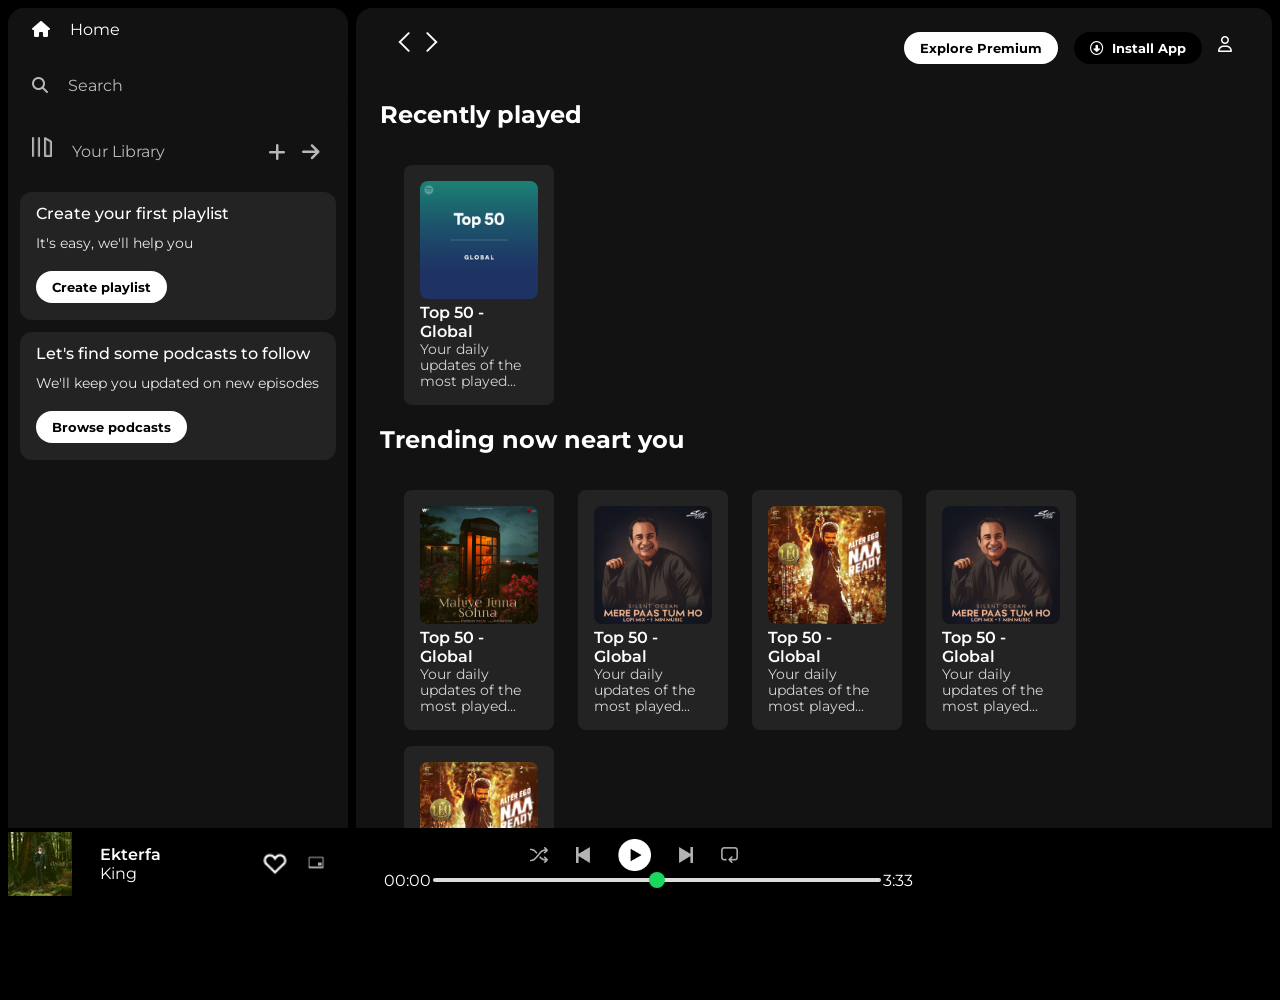
<file: Spotify-clone/index.html>
<!DOCTYPE html>
<html lang="en">
<head>
    <meta charset="UTF-8">
    <meta name="viewport" content="width=device-width, initial-scale=1.0">
    <link rel="stylesheet" href="https://cdnjs.cloudflare.com/ajax/libs/font-awesome/6.7.2/css/all.min.css">
    <link rel="icon" href="./assets/logo.png">
    <title>Spotify - Web Player: Music for everyone</title>
    <link rel="stylesheet" href="style.css">
    <link rel="preconnect" href="https://fonts.googleapis.com">
    <link rel="preconnect" href="https://fonts.gstatic.com" crossorigin>
    <link href="https://fonts.googleapis.com/css2?family=Montserrat&display=swap" rel="stylesheet">
</head>
<body>
    <div class="main">
        <div class="sidebar">
            <div class="nav">
                <div class="nav-option" style="opacity: 1;">
                    <i class="fa-solid fa-house"></i>
                    <a href="#">Home</a>
                </div>
                <div class="nav-option">
                    <i class="fa-solid fa-magnifying-glass"></i>
                    <a href="#">Search</a>
                </div>
            </div>
            <div class="library">
                <div class="options"> 
                    <div class="lib-option nav-option">
                        <img src="./assets/library_icon.png" alt="library_icon">
                        <a href="#">Your Library</a>
                    </div>
                    <div class="icons">
                        <i class="fa-solid fa-plus"></i>
                        <i class="fa-solid fa-arrow-right"></i>
                    </div>
                </div>
                <div class="lib-box">
                    <div class="box">
                        <p class="box-p1">Create your first playlist</p>
                        <p class="box-p2">It's easy, we'll help you</p>
                        <button class="badge">Create playlist</button>
                    </div>
                    <div class="box">
                        <p class="box-p1">Let's find some podcasts to follow</p>
                        <p class="box-p2">We'll keep you updated on new episodes</p>
                        <button class="badge">Browse podcasts</button>
                    </div>
                </div>
            </div>
        </div>
        <div class="maincontent">
            <div class="sticky-nav">
                <div class="sticky-nav-icons">
                    <img src="./assets/backward_icon.png">
                    <img src="./assets/forward_icon.png" class="hide">
                </div>
                <div class="stcky-nav-options">
                <button class="badge nav-item hide">Explore Premium</button>
                <button class="badge nav-item dark-badge"><i class="fa-regular fa-circle-down" style="margin-right: 5px;"></i> Install App</button>
                <i class="fa-regular fa-user nav-item"></i>
                </div>

            </div> 

            <h2>Recently played</h2>
            <div class="cards-container">
                <div class="card">
                    <img src="./assets/card1img.jpeg" class="card-img">
                    <p class="card-title">Top 50 - Global</p>
                    <p class="card-info">Your daily updates of the most played...</p>
                </div>
            </div>

            <h2>Trending now neart you</h2>
            <div class="cards-container">
                <div class="card">
                    <img src="./assets/card2img.jpeg" class="card-img">
                    <p class="card-title">Top 50 - Global</p>
                    <p class="card-info">Your daily updates of the most played...</p>
                </div>
                <div class="card">
                    <img src="./assets/card3img.jpeg" class="card-img">
                    <p class="card-title">Top 50 - Global</p>
                    <p class="card-info">Your daily updates of the most played...</p>
                </div>
                <div class="card">
                    <img src="./assets/card4img.jpeg" class="card-img">
                    <p class="card-title">Top 50 - Global</p>
                    <p class="card-info">Your daily updates of the most played...</p>
                </div>
                <div class="card">
                    <img src="./assets/card3img.jpeg" class="card-img">
                    <p class="card-title">Top 50 - Global</p>
                    <p class="card-info">Your daily updates of the most played...</p>
                </div>
                <div class="card">
                    <img src="./assets/card4img.jpeg" class="card-img">
                    <p class="card-title">Top 50 - Global</p>
                    <p class="card-info">Your daily updates of the most played...</p>
                </div> 

            </div>

            <h2>Featured charts</h2>
            <div class="cards-container">
                <div class="card">
                    <img src="./assets/card5img.jpeg" class="card-img">
                    <p class="card-title">Top 50 - Global</p>
                    <p class="card-info">Your daily updates of the most played...</p>
                </div>
                <div class="card">
                    <img src="./assets/card6img.jpeg" class="card-img">
                    <p class="card-title">Top 50 - Global</p>
                    <p class="card-info">Your daily updates of the most played...</p>
                </div>
                <div class="card">
                    <img src="./assets/card1img.jpeg" class="card-img">
                    <p class="card-title">Top 50 - Global</p>
                    <p class="card-info">Your daily updates of the most played...</p>
                </div>
            
            </div>
            
            <div class="footer">
                <div class="line">
                </div>
            </div>
        
        </div>
        <div class="music-player">
            <div class="album">
                <img src="./assets/album_picture.jpeg">
                <div class="album-text">
                    <p style="font-weight: 600;">Ekterfa</p>
                    <p>King</p>
                </div>
                <div class="album-controls">
                    <img src="./assets/album_icon1.png" class="album-control-icon">
                    <img src="./assets/album_icon2.png" class="album-control-icon">
                </div>
            </div>
            <div class="player">
                <div class="player-controls">
                    <img src="./assets/player_icon1.png" class="player-control-icon">
                    <img src="./assets/player_icon2.png" class="player-control-icon">
                    <img src="./assets/player_icon3.png" class="player-control-icon" style="opacity: 1; height: 2rem;">
                    <img src="./assets/player_icon4.png" class="player-control-icon">
                    <img src="./assets/player_icon5.png" class="player-control-icon">
                </div>
                <div class="playback-bar">
                    <span class="curr-time">00:00</span>
                    <input type="range" min="0" max="100" class="progress-bar" step="1">
                    <span class="tot-time">3:33</span>
                </div>
            </div>
            <div class="controls">

            </div>

        </div>
    </div>
</body>
</html>
</file>
<file: Spotify-clone/style.css>
html, body {
    background-color: black;
    margin: 0;
    padding: 0;
    height: 100%;
    overflow: hidden;
}

* {
    font-family: "Montserrat", sans-serif;
    color: #fff;
    box-sizing: border-box;
}

.main {
    display: flex;
    height: 100vh;
    padding: 0.5rem;
}

/* Sidebar */
.sidebar {
    background-color: #121212;
    width: 340px;
    border-radius: 1rem;
    margin-right: 0.5rem;
}

/* Main content area */
.maincontent {
    background-color: #121212;
    flex: 1;
    border-radius: 1rem;
    overflow: auto;
    padding: 0 1.5rem 0 1.5rem;
}

/* Music player */
.music-player {
    background-color: black;
    position: fixed;
    bottom: 0;
    width: 100%;
    height: 72px;
    display: flex;
    align-items: center;
    justify-content: space-between;
}

.album {
    width: 25%;
}
.player {
    width: 50%;
}
.controls {
    width: 25%;
}

/* Navbar */
a {
    text-decoration: none;
    color: #fff;
}
.nav {
    background-color: #121212;
    border-radius: 1rem;
    display: flex;
    flex-direction: column;
    justify-content: center;
    height: 100px;
    padding: 0.5rem 0.75rem;
}
.nav-option {
    line-height: 2.5rem;
    opacity: 0.7;
    padding: 0.5rem 0.75rem;
}
.nav-option:hover {
    opacity: 1;
}
.nav-option i {
    size: 1.25rem;
}
.nav-option a {
    size: 1rem;
    margin-left: 1rem;
}

/* Library */
.library {
    background-color: #121212;
    border-radius: 1rem;
    height: 100%;
    margin-top: 0.5rem;
    padding: 0.5rem 0.75rem;
}
.options {
    display: flex;
    justify-content: space-between;
    align-items: center;
}
.lib-option img {
    height: 1.25rem;
    width: 1.25rem;
}
.icons {
    font-size: 1.25rem;
    display: flex;
}
.icons i {
    opacity: 0.7;
    margin-right: 1rem;
}
.icons i:hover {
    opacity: 1;
}

/* Boxes inside Library */
.box {
    background-color: #232323;
    height: 8rem;
    border-radius: 0.75rem;
    margin: 0.75rem 0 0.5rem 0;
    padding: 0.75rem 1rem;
}
.box-p1 {
    font-size: 1rem;
    font-weight: 500;
}
.box-p2 {
    font-size: 0.85rem;
    opacity: 0.9;
}
.box p {
    margin-bottom: 0.75rem;
}
.badge {
    background-color: white;
    border: none;
    border-radius: 100px;
    padding: 0.25rem 1rem;
    font-weight: 700;
    margin-top: 0.5rem;
    height: 2rem;
    width: fit-content;
    color: black;
}

/* Sticky navigation */
.sticky-nav {
    position: sticky;
    top: 0;
    background-color: #121212;
    display: flex;
    justify-content: space-between;
    align-items: center;
    padding: 1rem 0;
    z-index: 1;
}
.sticky-nav-icons {
    margin-left: 0.75rem;
}
.stcky-nav-options {
    display: flex;
    justify-content: center;
    align-items: center;
}
.nav-item {
    margin-right: 1rem;
}
.dark-badge {
    background-color: #000;
    color: #fff;
}

/* Responsive */
@media (max-width: 1000px) {
    .hide {
        display: none;
    }
}

/* Cards */
.card {
    background-color: #232323;
    width: 150px;
    border-radius: 0.5rem;
    padding: 1rem;
    margin-left: 1.5rem;
    margin-top: 1rem;
}
.cards-container {
    display: flex;
    flex-wrap: wrap;
}
.card-img {
    width: 100%;
    border-radius: 0.5rem;
}
.card-title {
    font-weight: 600;
}
.card-info {
    font-size: 0.85rem;
    opacity: 0.8;
}

/* Footer */
.footer {
    height: 200px;
    display: flex;
    align-items: center;
    justify-content: center;
}
.line {
    width: 90%;
    height: 50%;
    border-top: 1px solid white;
    opacity: 0.4;
}

/* Player controls */
.player-controls {
    display: flex;
    align-items: center;
    justify-content: center;
}
.player-control-icon {
    height: 1rem;
    margin-right: 1.75rem;
    opacity: 0.7;
}
.player-control-icon:hover {
    opacity: 1;
}
.playback-bar {
    display: flex;
    justify-content: center;
    align-items: center;
}
.progress-bar {
    width: 70%;
    appearance: none;
    background-color: transparent;
    cursor: pointer;
}
.progress-bar::-webkit-slider-runnable-track {
    background-color: #ddd;
    border-radius: 100px;
    height: 0.2rem;
}
.progress-bar::-webkit-slider-thumb {
    appearance: none;
    height: 1rem;
    width: 1rem;
    background-color: #1bd760;
    border-radius: 50%;
    margin-top: -6px;
}
.album {
    display: flex;
    align-items: center;
    justify-content: flex-start;
    gap: 1rem; /* Adds spacing between image, text, and controls */
}

.album-text {
    display: flex;
    flex-direction: column;
    justify-content: center;
    margin-left: 0.75rem;
}

.album-controls {
    display: flex;
    align-items: center;
    margin-left: auto; /* Pushes controls to the end of the flex row */
    gap: 1rem;
}

.album-control-icon {
    height: 1.75rem;
    cursor: pointer;
}
p{
    margin: 0;
    padding: 0;
}
</file>
